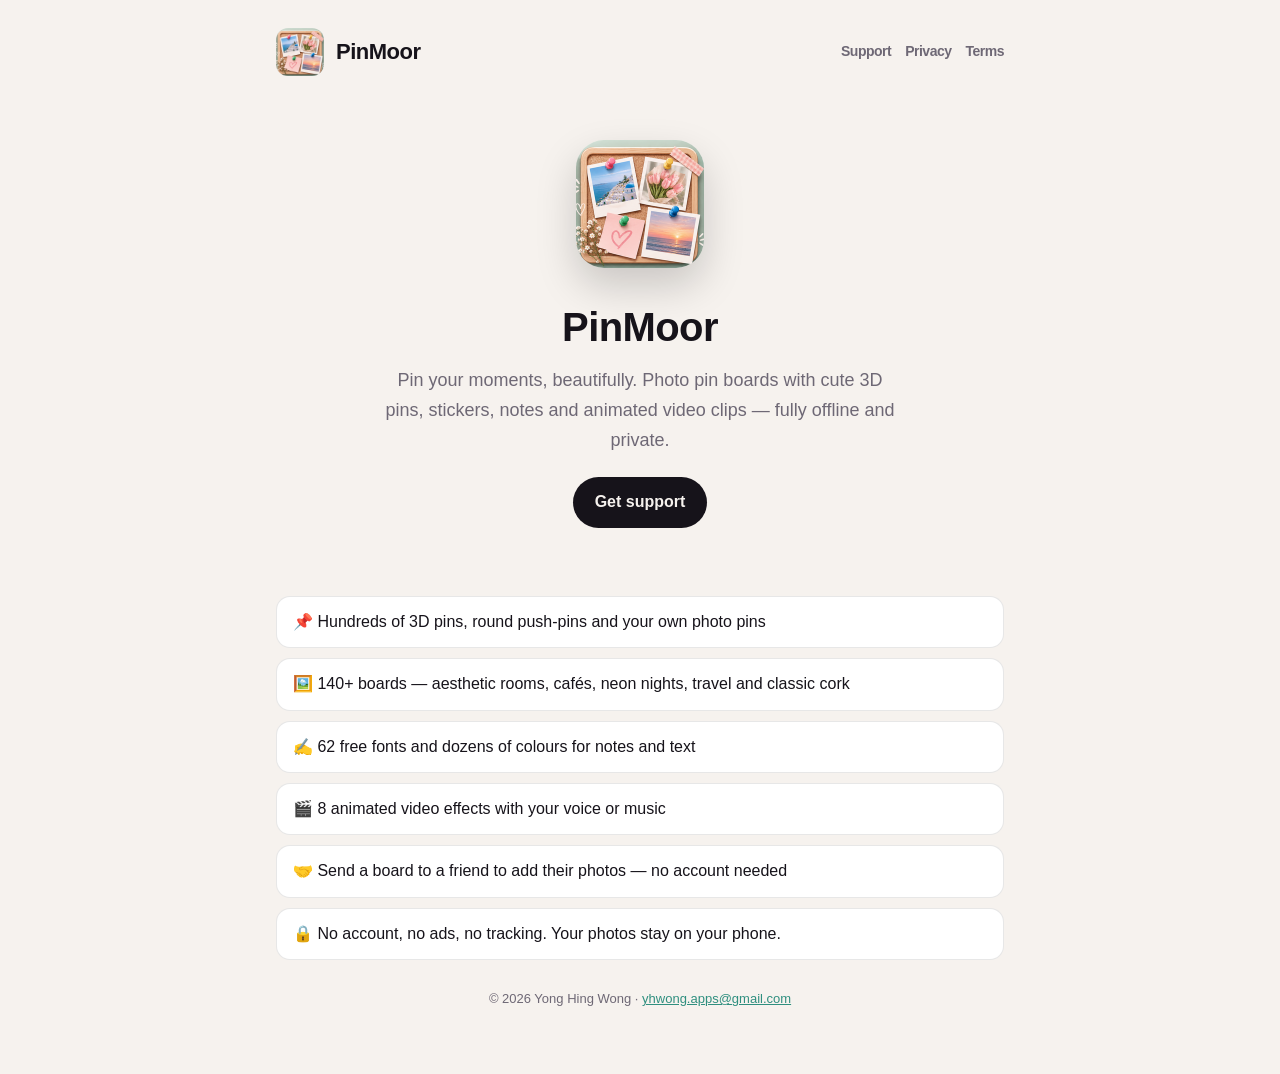
<file: index.html>
<!doctype html><html lang="en"><head><meta charset="utf-8"><meta name="viewport" content="width=device-width,initial-scale=1">
<title>PinMoor — Photo Pin Board</title><link rel="stylesheet" href="style.css"><link rel="icon" href="icon.png"></head><body><div class="wrap">
<header><img src="icon.png" alt=""><a href="index.html">PinMoor</a><nav><a href="support.html">Support</a><a href="privacy.html">Privacy</a><a href="terms.html">Terms</a></nav></header>
<section class="hero"><img src="icon.png" alt="PinMoor icon"><h1>PinMoor</h1>
<p>Pin your moments, beautifully. Photo pin boards with cute 3D pins, stickers, notes and animated video clips — fully offline and private.</p>
<a class="btn" href="support.html">Get support</a></section>
<ul class="feat"><li>📌 Hundreds of 3D pins, round push-pins and your own photo pins</li><li>🖼️ 140+ boards — aesthetic rooms, cafés, neon nights, travel and classic cork</li>
<li>✍️ 62 free fonts and dozens of colours for notes and text</li><li>🎬 8 animated video effects with your voice or music</li>
<li>🤝 Send a board to a friend to add their photos — no account needed</li><li>🔒 No account, no ads, no tracking. Your photos stay on your phone.</li></ul><footer>© 2026 Yong Hing Wong · <a href="mailto:yhwong.apps@gmail.com">yhwong.apps@gmail.com</a></footer></div></body></html>
</file>
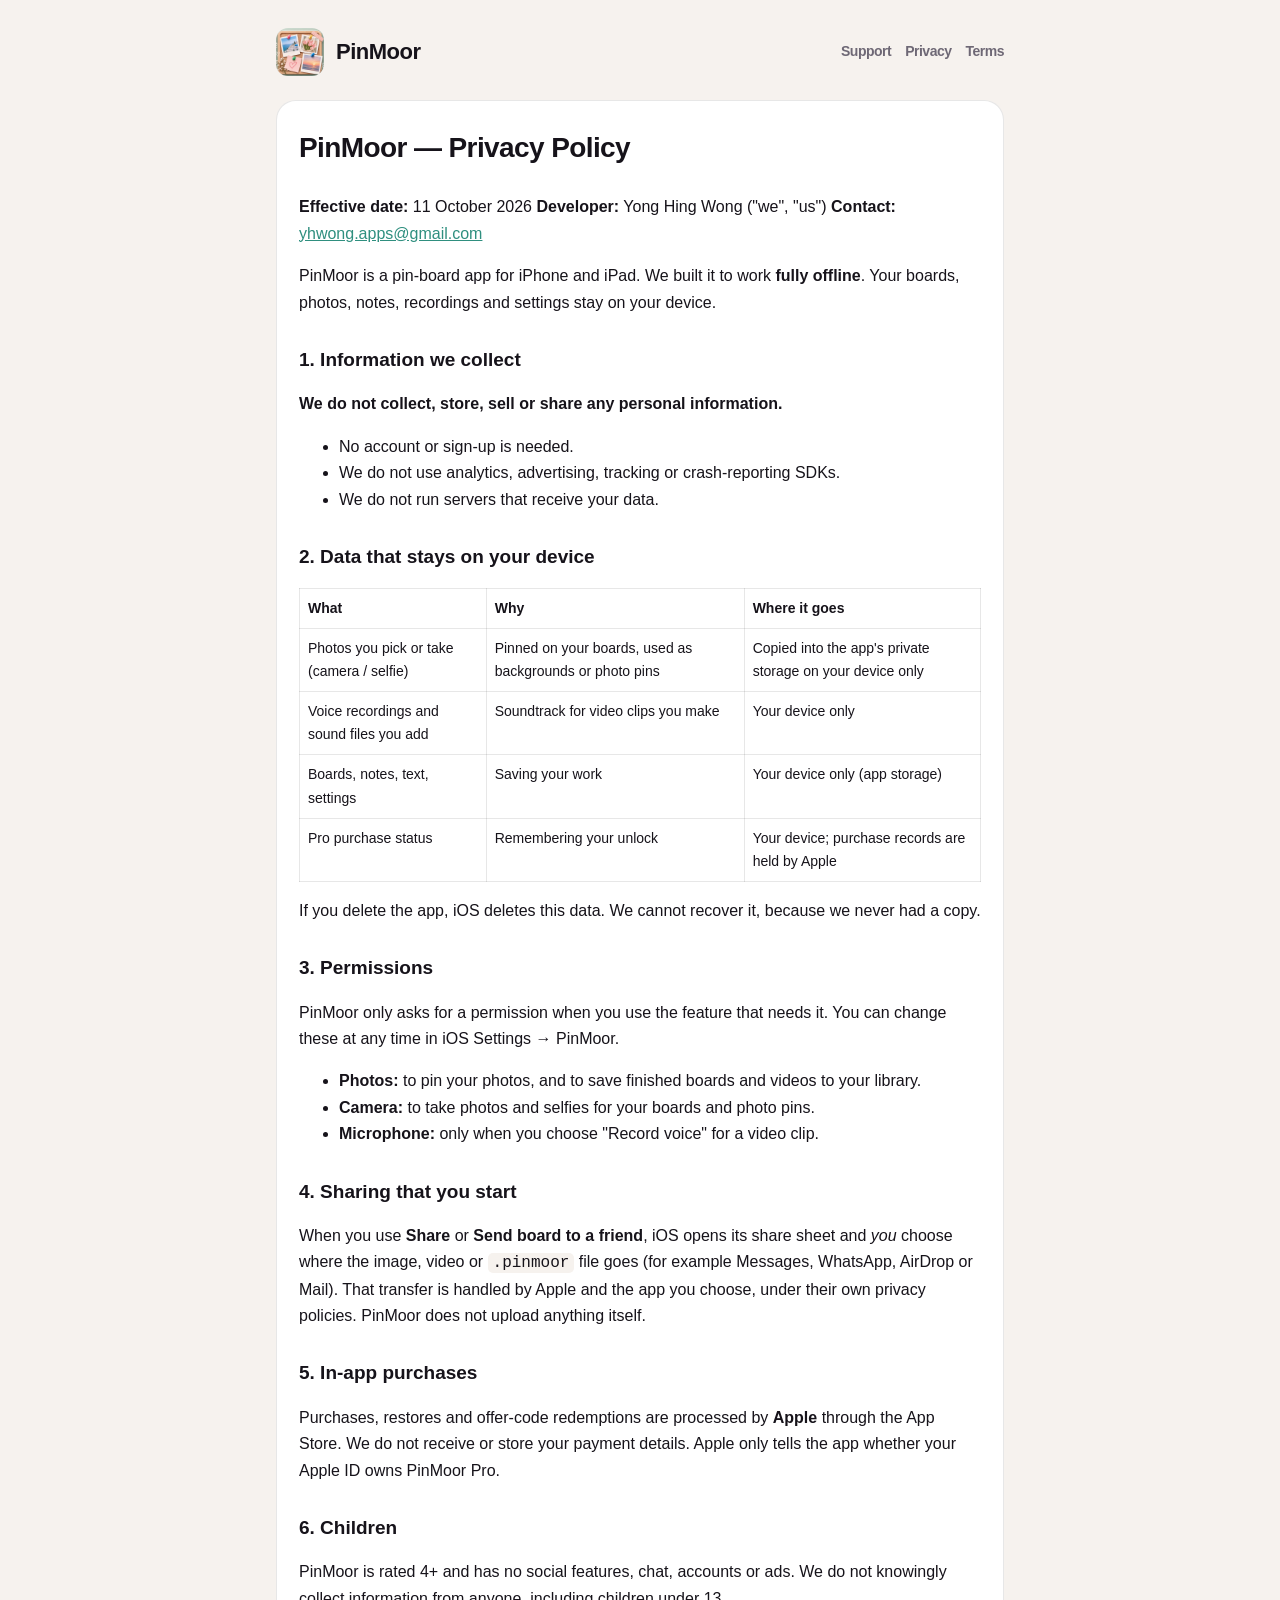
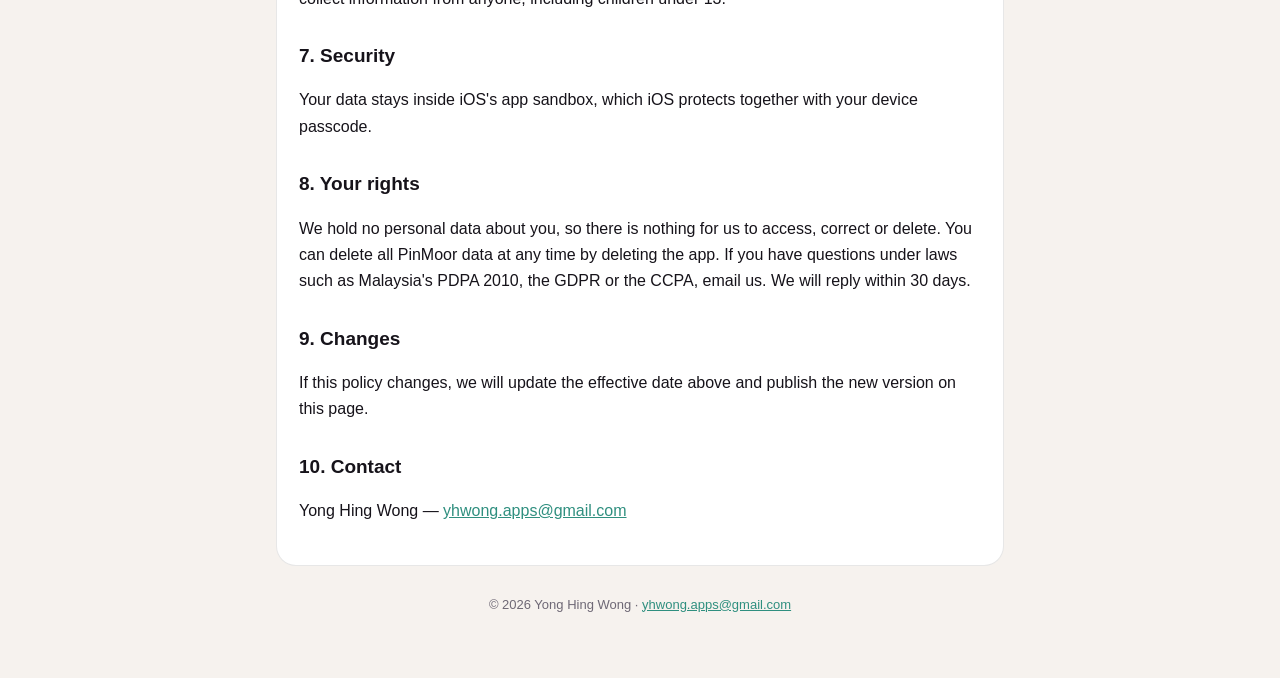
<file: privacy.html>
<!doctype html><html lang="en"><head><meta charset="utf-8"><meta name="viewport" content="width=device-width,initial-scale=1">
<title>PinMoor — Privacy Policy</title><link rel="stylesheet" href="style.css"><link rel="icon" href="icon.png"></head><body><div class="wrap">
<header><img src="icon.png" alt=""><a href="index.html">PinMoor</a><nav><a href="support.html">Support</a><a href="privacy.html">Privacy</a><a href="terms.html">Terms</a></nav></header>
<article><h1>PinMoor — Privacy Policy</h1>
<p><strong>Effective date:</strong> 11 October 2026
<strong>Developer:</strong> Yong Hing Wong ("we", "us")
<strong>Contact:</strong> <a href="mailto:yhwong.apps@gmail.com">yhwong.apps@gmail.com</a></p>
<p>PinMoor is a pin-board app for iPhone and iPad. We built it to work <strong>fully offline</strong>. Your boards, photos, notes, recordings and settings stay on your device.</p>
<h2>1. Information we collect</h2>
<p><strong>We do not collect, store, sell or share any personal information.</strong></p>
<ul>
<li>No account or sign-up is needed.</li>
<li>We do not use analytics, advertising, tracking or crash-reporting SDKs.</li>
<li>We do not run servers that receive your data.</li>
</ul>
<h2>2. Data that stays on your device</h2>
<table>
<thead>
<tr>
<th>What</th>
<th>Why</th>
<th>Where it goes</th>
</tr>
</thead>
<tbody>
<tr>
<td>Photos you pick or take (camera / selfie)</td>
<td>Pinned on your boards, used as backgrounds or photo pins</td>
<td>Copied into the app's private storage on your device only</td>
</tr>
<tr>
<td>Voice recordings and sound files you add</td>
<td>Soundtrack for video clips you make</td>
<td>Your device only</td>
</tr>
<tr>
<td>Boards, notes, text, settings</td>
<td>Saving your work</td>
<td>Your device only (app storage)</td>
</tr>
<tr>
<td>Pro purchase status</td>
<td>Remembering your unlock</td>
<td>Your device; purchase records are held by Apple</td>
</tr>
</tbody>
</table>
<p>If you delete the app, iOS deletes this data. We cannot recover it, because we never had a copy.</p>
<h2>3. Permissions</h2>
<p>PinMoor only asks for a permission when you use the feature that needs it. You can change these at any time in iOS Settings → PinMoor.</p>
<ul>
<li><strong>Photos:</strong> to pin your photos, and to save finished boards and videos to your library.</li>
<li><strong>Camera:</strong> to take photos and selfies for your boards and photo pins.</li>
<li><strong>Microphone:</strong> only when you choose "Record voice" for a video clip.</li>
</ul>
<h2>4. Sharing that you start</h2>
<p>When you use <strong>Share</strong> or <strong>Send board to a friend</strong>, iOS opens its share sheet and <em>you</em> choose where the image, video or <code>.pinmoor</code> file goes (for example Messages, WhatsApp, AirDrop or Mail). That transfer is handled by Apple and the app you choose, under their own privacy policies. PinMoor does not upload anything itself.</p>
<h2>5. In-app purchases</h2>
<p>Purchases, restores and offer-code redemptions are processed by <strong>Apple</strong> through the App Store. We do not receive or store your payment details. Apple only tells the app whether your Apple ID owns PinMoor Pro.</p>
<h2>6. Children</h2>
<p>PinMoor is rated 4+ and has no social features, chat, accounts or ads. We do not knowingly collect information from anyone, including children under 13.</p>
<h2>7. Security</h2>
<p>Your data stays inside iOS's app sandbox, which iOS protects together with your device passcode.</p>
<h2>8. Your rights</h2>
<p>We hold no personal data about you, so there is nothing for us to access, correct or delete. You can delete all PinMoor data at any time by deleting the app. If you have questions under laws such as Malaysia's PDPA 2010, the GDPR or the CCPA, email us. We will reply within 30 days.</p>
<h2>9. Changes</h2>
<p>If this policy changes, we will update the effective date above and publish the new version on this page.</p>
<h2>10. Contact</h2>
<p>Yong Hing Wong — <a href="mailto:yhwong.apps@gmail.com">yhwong.apps@gmail.com</a></p></article><footer>© 2026 Yong Hing Wong · <a href="mailto:yhwong.apps@gmail.com">yhwong.apps@gmail.com</a></footer></div></body></html>
</file>
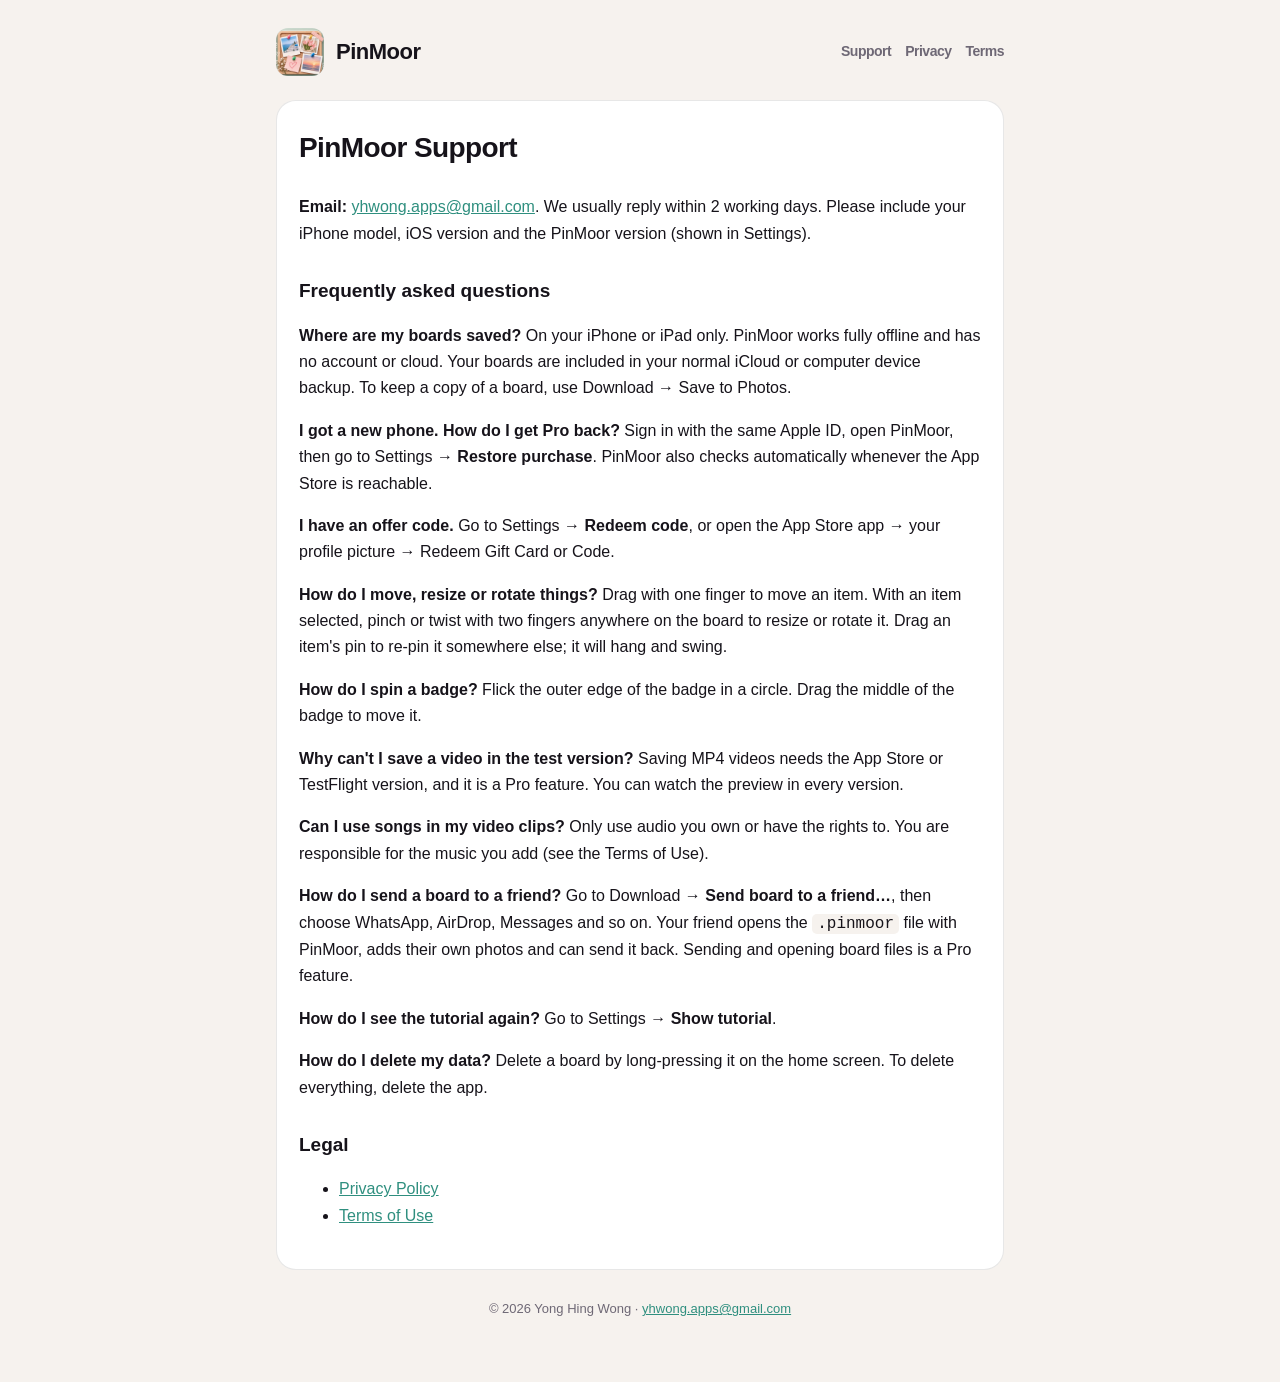
<file: support.html>
<!doctype html><html lang="en"><head><meta charset="utf-8"><meta name="viewport" content="width=device-width,initial-scale=1">
<title>PinMoor — Support</title><link rel="stylesheet" href="style.css"><link rel="icon" href="icon.png"></head><body><div class="wrap">
<header><img src="icon.png" alt=""><a href="index.html">PinMoor</a><nav><a href="support.html">Support</a><a href="privacy.html">Privacy</a><a href="terms.html">Terms</a></nav></header>
<article><h1>PinMoor Support</h1>
<p><strong>Email:</strong> <a href="mailto:yhwong.apps@gmail.com">yhwong.apps@gmail.com</a>. We usually reply within 2 working days.
Please include your iPhone model, iOS version and the PinMoor version (shown in Settings).</p>
<h2>Frequently asked questions</h2>
<p><strong>Where are my boards saved?</strong>
On your iPhone or iPad only. PinMoor works fully offline and has no account or cloud. Your boards are included in your normal iCloud or computer device backup. To keep a copy of a board, use Download → Save to Photos.</p>
<p><strong>I got a new phone. How do I get Pro back?</strong>
Sign in with the same Apple ID, open PinMoor, then go to Settings → <strong>Restore purchase</strong>. PinMoor also checks automatically whenever the App Store is reachable.</p>
<p><strong>I have an offer code.</strong>
Go to Settings → <strong>Redeem code</strong>, or open the App Store app → your profile picture → Redeem Gift Card or Code.</p>
<p><strong>How do I move, resize or rotate things?</strong>
Drag with one finger to move an item. With an item selected, pinch or twist with two fingers anywhere on the board to resize or rotate it. Drag an item's pin to re-pin it somewhere else; it will hang and swing.</p>
<p><strong>How do I spin a badge?</strong>
Flick the outer edge of the badge in a circle. Drag the middle of the badge to move it.</p>
<p><strong>Why can't I save a video in the test version?</strong>
Saving MP4 videos needs the App Store or TestFlight version, and it is a Pro feature. You can watch the preview in every version.</p>
<p><strong>Can I use songs in my video clips?</strong>
Only use audio you own or have the rights to. You are responsible for the music you add (see the Terms of Use).</p>
<p><strong>How do I send a board to a friend?</strong>
Go to Download → <strong>Send board to a friend…</strong>, then choose WhatsApp, AirDrop, Messages and so on. Your friend opens the <code>.pinmoor</code> file with PinMoor, adds their own photos and can send it back. Sending and opening board files is a Pro feature.</p>
<p><strong>How do I see the tutorial again?</strong>
Go to Settings → <strong>Show tutorial</strong>.</p>
<p><strong>How do I delete my data?</strong>
Delete a board by long-pressing it on the home screen. To delete everything, delete the app.</p>
<h2>Legal</h2>
<ul>
<li><a href="privacy.html">Privacy Policy</a></li>
<li><a href="terms.html">Terms of Use</a></li>
</ul></article><footer>© 2026 Yong Hing Wong · <a href="mailto:yhwong.apps@gmail.com">yhwong.apps@gmail.com</a></footer></div></body></html>
</file>
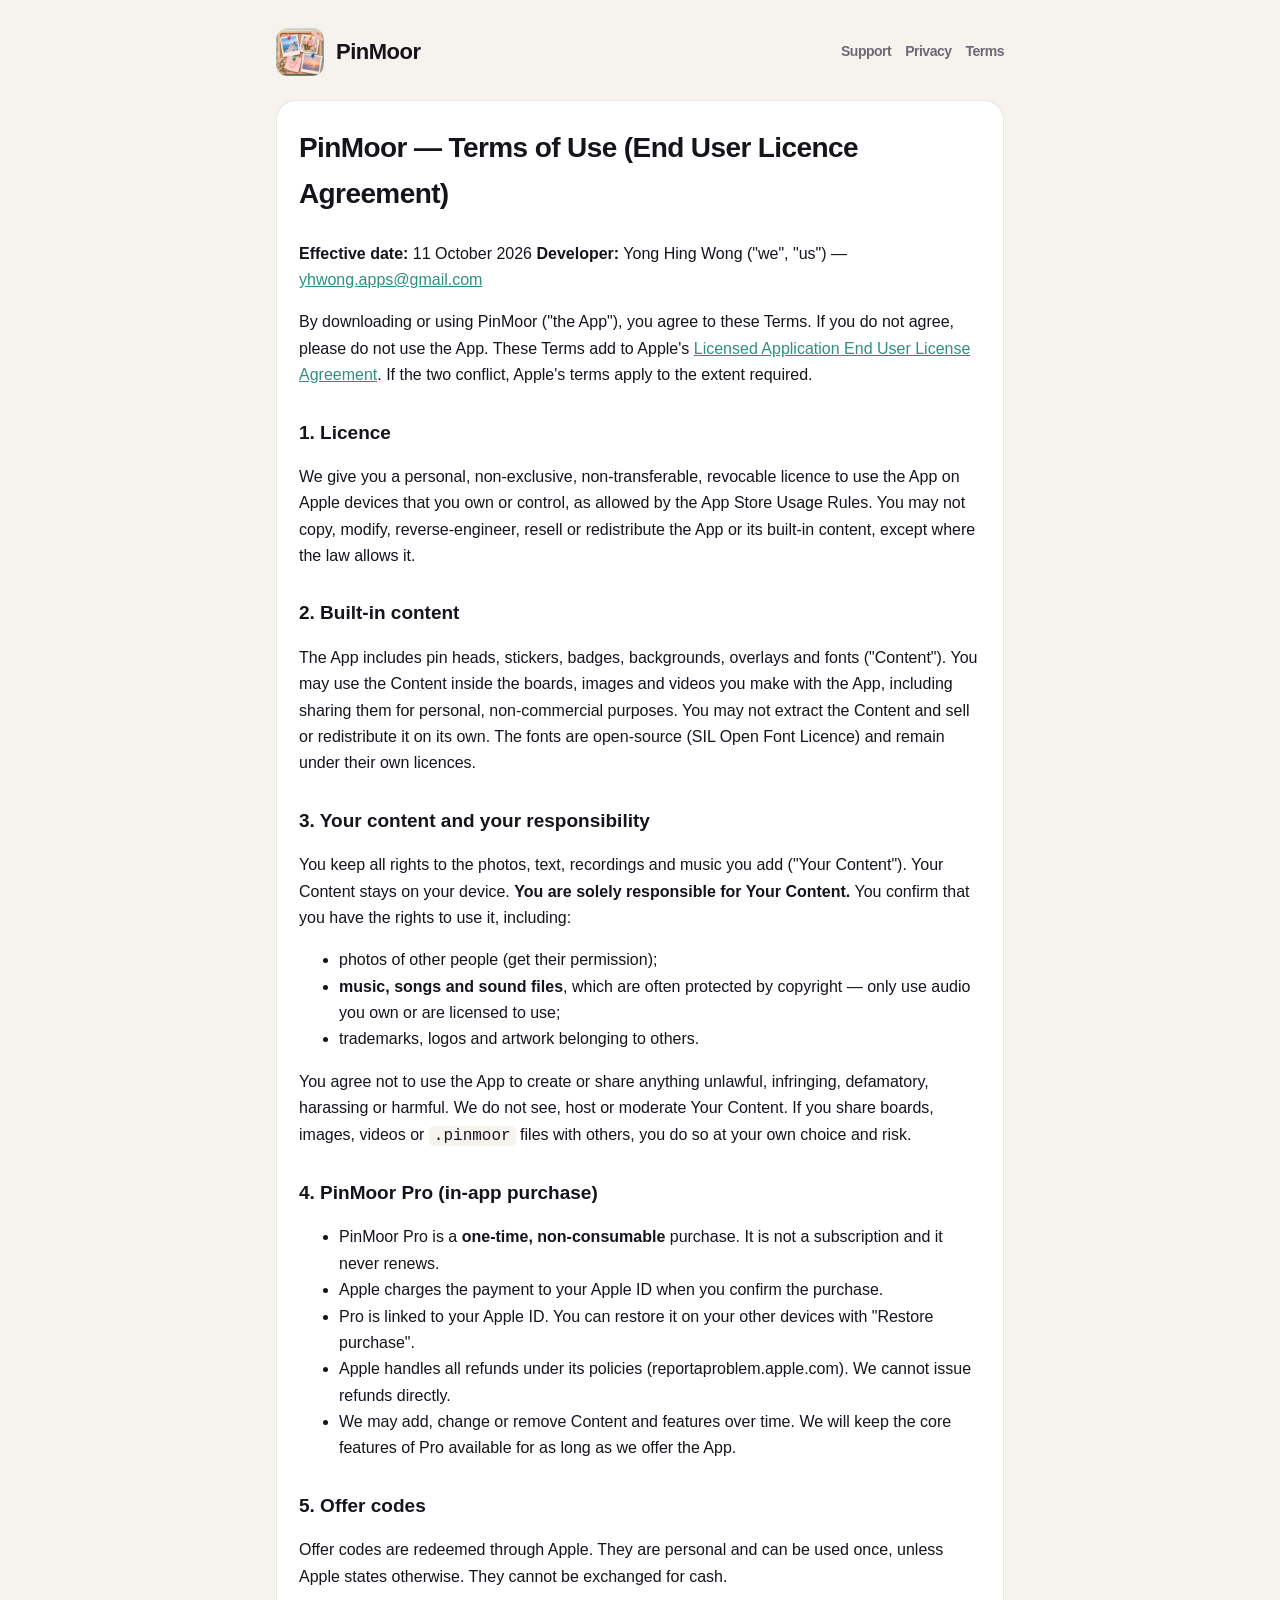
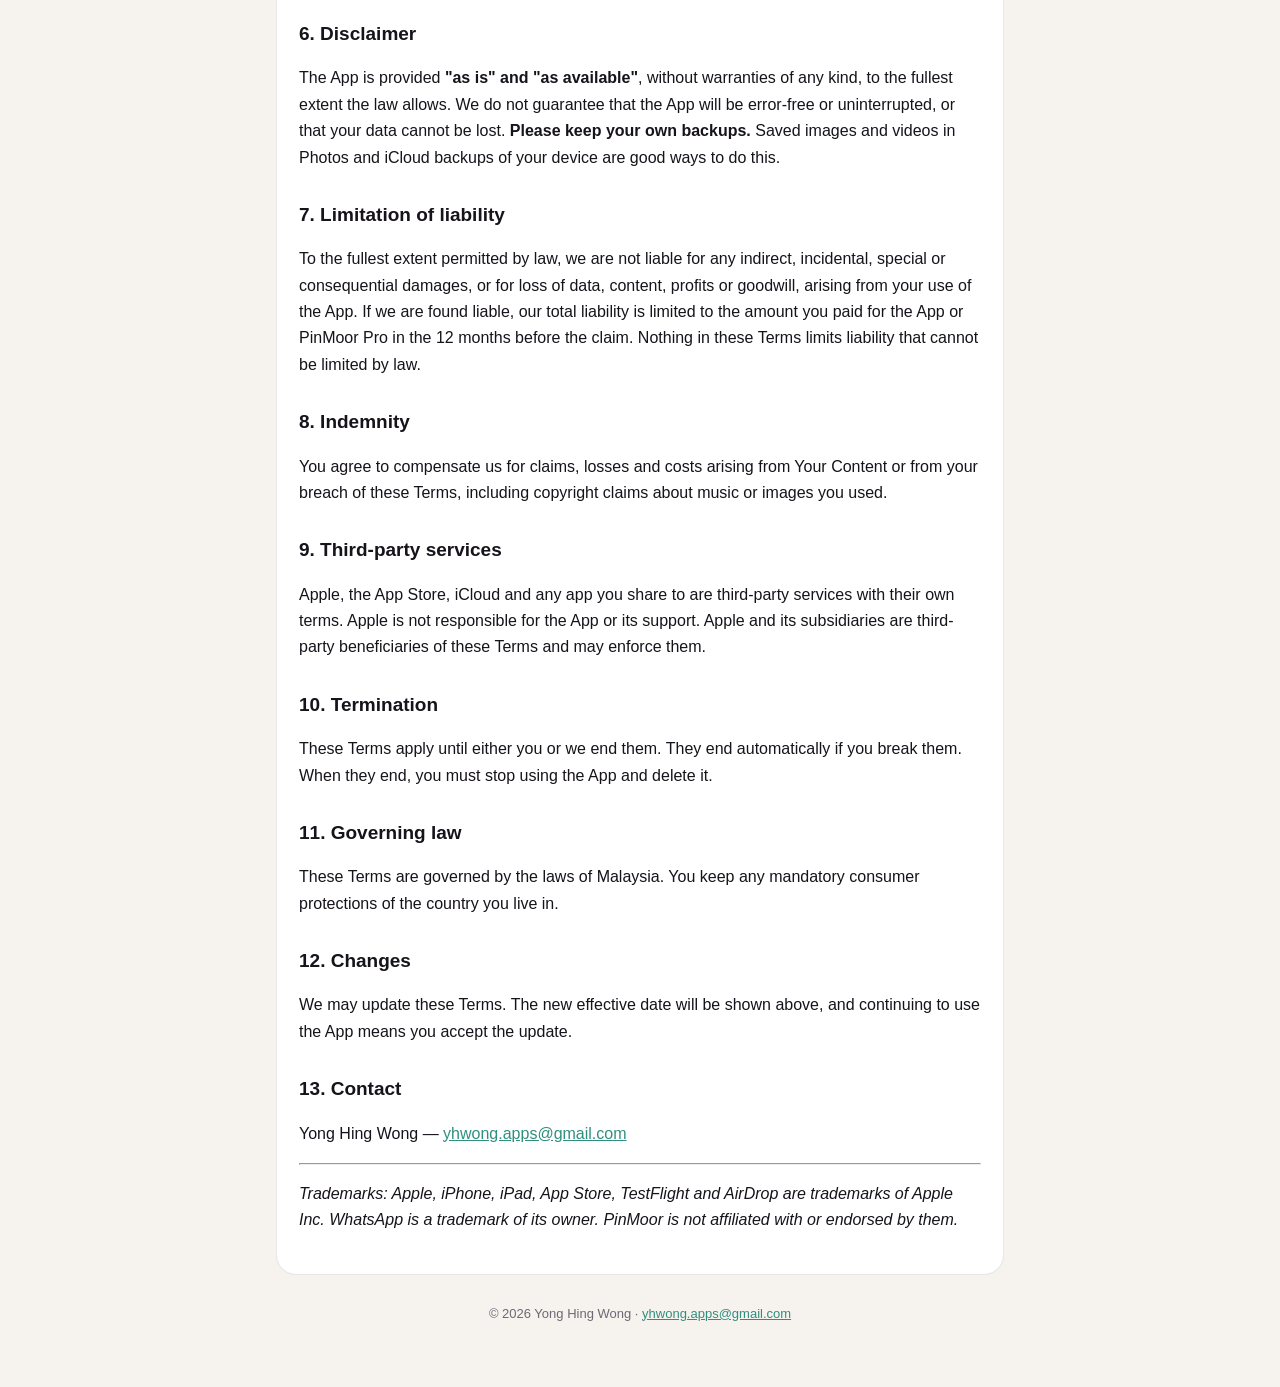
<file: terms.html>
<!doctype html><html lang="en"><head><meta charset="utf-8"><meta name="viewport" content="width=device-width,initial-scale=1">
<title>PinMoor — Terms of Use</title><link rel="stylesheet" href="style.css"><link rel="icon" href="icon.png"></head><body><div class="wrap">
<header><img src="icon.png" alt=""><a href="index.html">PinMoor</a><nav><a href="support.html">Support</a><a href="privacy.html">Privacy</a><a href="terms.html">Terms</a></nav></header>
<article><h1>PinMoor — Terms of Use (End User Licence Agreement)</h1>
<p><strong>Effective date:</strong> 11 October 2026
<strong>Developer:</strong> Yong Hing Wong ("we", "us") — <a href="mailto:yhwong.apps@gmail.com">yhwong.apps@gmail.com</a></p>
<p>By downloading or using PinMoor ("the App"), you agree to these Terms. If you do not agree, please do not use the App. These Terms add to Apple's <a href="https://www.apple.com/legal/internet-services/itunes/dev/stdeula/">Licensed Application End User License Agreement</a>. If the two conflict, Apple's terms apply to the extent required.</p>
<h2>1. Licence</h2>
<p>We give you a personal, non-exclusive, non-transferable, revocable licence to use the App on Apple devices that you own or control, as allowed by the App Store Usage Rules. You may not copy, modify, reverse-engineer, resell or redistribute the App or its built-in content, except where the law allows it.</p>
<h2>2. Built-in content</h2>
<p>The App includes pin heads, stickers, badges, backgrounds, overlays and fonts ("Content"). You may use the Content inside the boards, images and videos you make with the App, including sharing them for personal, non-commercial purposes. You may not extract the Content and sell or redistribute it on its own. The fonts are open-source (SIL Open Font Licence) and remain under their own licences.</p>
<h2>3. Your content and your responsibility</h2>
<p>You keep all rights to the photos, text, recordings and music you add ("Your Content"). Your Content stays on your device. <strong>You are solely responsible for Your Content.</strong> You confirm that you have the rights to use it, including:</p>
<ul>
<li>photos of other people (get their permission);</li>
<li><strong>music, songs and sound files</strong>, which are often protected by copyright — only use audio you own or are licensed to use;</li>
<li>trademarks, logos and artwork belonging to others.</li>
</ul>
<p>You agree not to use the App to create or share anything unlawful, infringing, defamatory, harassing or harmful. We do not see, host or moderate Your Content. If you share boards, images, videos or <code>.pinmoor</code> files with others, you do so at your own choice and risk.</p>
<h2>4. PinMoor Pro (in-app purchase)</h2>
<ul>
<li>PinMoor Pro is a <strong>one-time, non-consumable</strong> purchase. It is not a subscription and it never renews.</li>
<li>Apple charges the payment to your Apple ID when you confirm the purchase.</li>
<li>Pro is linked to your Apple ID. You can restore it on your other devices with "Restore purchase".</li>
<li>Apple handles all refunds under its policies (reportaproblem.apple.com). We cannot issue refunds directly.</li>
<li>We may add, change or remove Content and features over time. We will keep the core features of Pro available for as long as we offer the App.</li>
</ul>
<h2>5. Offer codes</h2>
<p>Offer codes are redeemed through Apple. They are personal and can be used once, unless Apple states otherwise. They cannot be exchanged for cash.</p>
<h2>6. Disclaimer</h2>
<p>The App is provided <strong>"as is" and "as available"</strong>, without warranties of any kind, to the fullest extent the law allows. We do not guarantee that the App will be error-free or uninterrupted, or that your data cannot be lost. <strong>Please keep your own backups.</strong> Saved images and videos in Photos and iCloud backups of your device are good ways to do this.</p>
<h2>7. Limitation of liability</h2>
<p>To the fullest extent permitted by law, we are not liable for any indirect, incidental, special or consequential damages, or for loss of data, content, profits or goodwill, arising from your use of the App. If we are found liable, our total liability is limited to the amount you paid for the App or PinMoor Pro in the 12 months before the claim. Nothing in these Terms limits liability that cannot be limited by law.</p>
<h2>8. Indemnity</h2>
<p>You agree to compensate us for claims, losses and costs arising from Your Content or from your breach of these Terms, including copyright claims about music or images you used.</p>
<h2>9. Third-party services</h2>
<p>Apple, the App Store, iCloud and any app you share to are third-party services with their own terms. Apple is not responsible for the App or its support. Apple and its subsidiaries are third-party beneficiaries of these Terms and may enforce them.</p>
<h2>10. Termination</h2>
<p>These Terms apply until either you or we end them. They end automatically if you break them. When they end, you must stop using the App and delete it.</p>
<h2>11. Governing law</h2>
<p>These Terms are governed by the laws of Malaysia. You keep any mandatory consumer protections of the country you live in.</p>
<h2>12. Changes</h2>
<p>We may update these Terms. The new effective date will be shown above, and continuing to use the App means you accept the update.</p>
<h2>13. Contact</h2>
<p>Yong Hing Wong — <a href="mailto:yhwong.apps@gmail.com">yhwong.apps@gmail.com</a></p>
<hr />
<p><em>Trademarks: Apple, iPhone, iPad, App Store, TestFlight and AirDrop are trademarks of Apple Inc. WhatsApp is a trademark of its owner. PinMoor is not affiliated with or endorsed by them.</em></p></article><footer>© 2026 Yong Hing Wong · <a href="mailto:yhwong.apps@gmail.com">yhwong.apps@gmail.com</a></footer></div></body></html>
</file>
<file: style.css>
:root{--bg:#F6F2EE;--ink:#16131A;--sub:#6E6875;--card:#fff;--line:rgba(22,19,26,.1);--accent:#2f8f7f}
@media (prefers-color-scheme:dark){:root{--bg:#110F14;--ink:#F4F1F7;--sub:#A8A2B0;--card:#1E1B23;--line:rgba(255,255,255,.1);--accent:#7fd3c2}}
*{box-sizing:border-box}body{margin:0;background:var(--bg);color:var(--ink);font:16px/1.65 -apple-system,BlinkMacSystemFont,"Segoe UI",Roboto,sans-serif}
.wrap{max-width:760px;margin:0 auto;padding:28px 16px 64px}
header{display:flex;align-items:center;gap:12px;margin-bottom:24px}header img{width:48px;height:48px;border-radius:12px}
header a{color:var(--ink);text-decoration:none;font-weight:800;font-size:22px;letter-spacing:-.5px}
nav{margin-left:auto;display:flex;gap:14px;flex-wrap:wrap}nav a{color:var(--sub);text-decoration:none;font-size:14px}
article{background:var(--card);border:1px solid var(--line);border-radius:20px;padding:24px 22px}
h1{font-size:28px;letter-spacing:-.6px;margin-top:0}h2{font-size:19px;margin-top:28px}a{color:var(--accent)}
table{border-collapse:collapse;width:100%;font-size:14px;display:block;overflow-x:auto}td,th{border:1px solid var(--line);padding:8px;text-align:left;vertical-align:top}
code{background:var(--bg);padding:1px 5px;border-radius:5px}footer{color:var(--sub);font-size:13px;text-align:center;margin-top:28px}
.hero{text-align:center;padding:40px 10px}.hero img{width:128px;height:128px;border-radius:28px;box-shadow:0 18px 40px rgba(0,0,0,.18)}
.hero h1{font-size:40px;margin:18px 0 6px}.hero p{color:var(--sub);font-size:18px;margin:0 auto;max-width:520px}
.btn{display:inline-block;margin-top:22px;background:var(--ink);color:var(--bg);padding:12px 22px;border-radius:999px;text-decoration:none;font-weight:700}
ul.feat{list-style:none;padding:0;display:grid;gap:10px;margin-top:28px}ul.feat li{background:var(--card);border:1px solid var(--line);border-radius:14px;padding:12px 16px}
</file>
